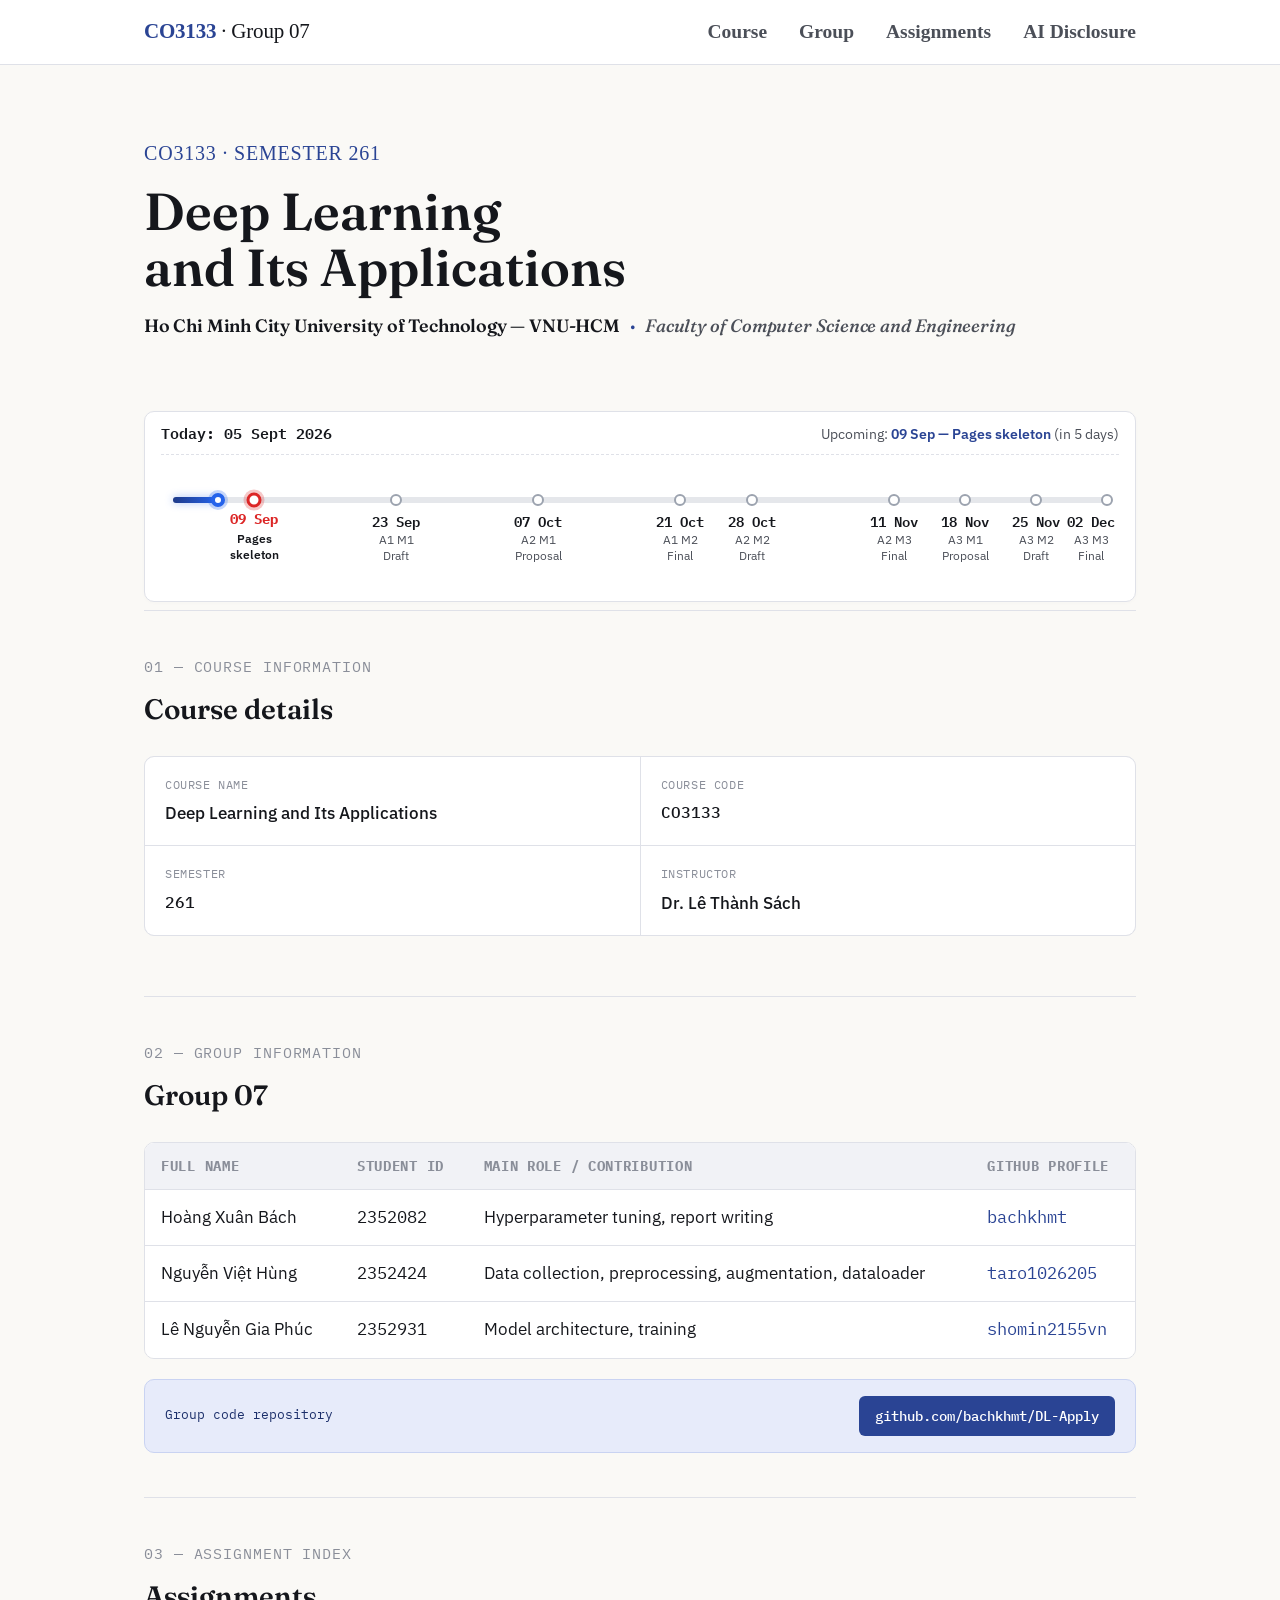
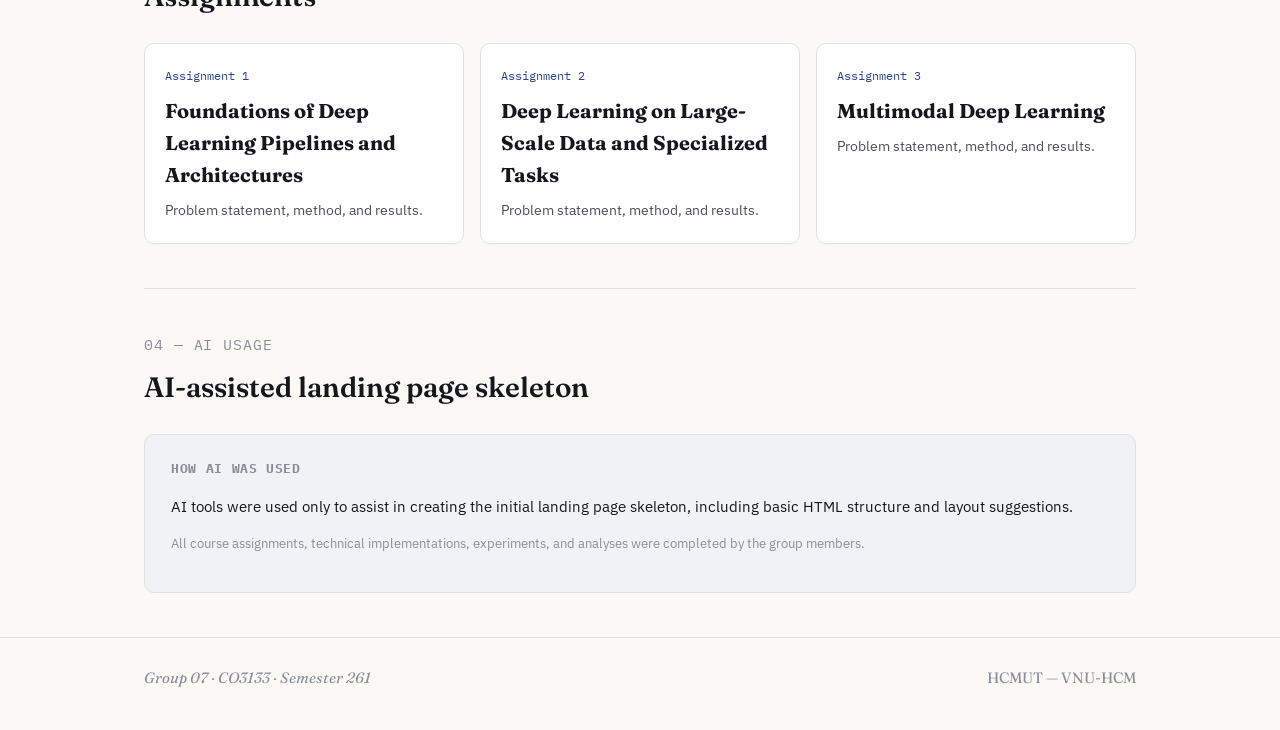
<file: index.html>
<!DOCTYPE html>
<html lang="en">
<head>
<meta charset="UTF-8">
<meta name="viewport" content="width=device-width, initial-scale=1.0">
<title>CO3133 — Deep Learning and Its Applications | Group Site</title>
<meta name="description" content="Group landing page for CO3133 - Deep Learning and Its Applications, HCMUT.">
<link rel="stylesheet" href="style.css">
</head>
<body>

<header class="topnav">
  <div class="wrap">
    <a class="brand" href="#top"><strong>CO3133</strong> · Group 07 </a>
    <nav>
      <a href="#course">Course</a>
      <a href="#group">Group</a>
      <a href="#assignments">Assignments</a>
      <a href="#ai-disclosure">AI Disclosure</a>
    </nav>
  </div>
</header>

<main id="top">
  <div class="wrap">

    <section class="hero">
      <p class="eyebrow">CO3133 · Semester 261</p>
      <h1 class="title">Deep Learning<br>and Its Applications</h1>
      <p class="institution">
        <span class="line">Ho Chi Minh City University of Technology — VNU-HCM</span>
        <span class="line">Faculty of Computer Science and Engineering</span>
      </p>

    </section>

    <!-- Real-Time Interactive Timeline Card -->
    <section class="timeline-card" aria-label="Course Schedule &amp; Real-Time Milestones">
      <div class="timeline-status-bar">
        <div class="live-indicator-group">
          <span class="current-date-badge" id="current-date-display">Today: 05 Sep 2026</span>
        </div>
        <div class="countdown-group">
          <span class="countdown-text" id="next-milestone-display">
            Upcoming: <strong>09 Sep — Pages skeleton</strong> (in 4 days)
          </span>
        </div>
      </div>

      <div class="timeline-track-wrapper">
        <div class="timeline-track-inner" id="timeline-track">
          <div class="timeline-rail"></div>
          <div class="timeline-progress-fill" id="timeline-progress-fill" style="width: 4.3%;"></div>

          <div class="today-pin" id="today-marker-pin" style="left: 4.3%;">
            <div class="today-pin-badge" id="today-marker-label">Today (05 Sep)</div>
            <div class="today-pin-dot"></div>
          </div>

          <div class="milestone-node-item is-next" id="node-1" style="left: 8.7%;">
            <div class="milestone-dot"></div>
            <div class="milestone-label">
              <span class="milestone-date">09 Sep</span>
              <span class="milestone-title">Pages<br>skeleton</span>
            </div>
          </div>
          <div class="milestone-node-item" id="node-2" style="left: 23.9%;">
            <div class="milestone-dot"></div>
            <div class="milestone-label">
              <span class="milestone-date">23 Sep</span>
              <span class="milestone-title">A1 M1<br>Draft</span>
            </div>
          </div>
          <div class="milestone-node-item" id="node-3" style="left: 39.1%;">
            <div class="milestone-dot"></div>
            <div class="milestone-label">
              <span class="milestone-date">07 Oct</span>
              <span class="milestone-title">A2 M1<br>Proposal</span>
            </div>
          </div>
          <div class="milestone-node-item" id="node-4" style="left: 54.3%;">
            <div class="milestone-dot"></div>
            <div class="milestone-label">
              <span class="milestone-date">21 Oct</span>
              <span class="milestone-title">A1 M2<br>Final</span>
            </div>
          </div>
          <div class="milestone-node-item" id="node-5" style="left: 62.0%;">
            <div class="milestone-dot"></div>
            <div class="milestone-label">
              <span class="milestone-date">28 Oct</span>
              <span class="milestone-title">A2 M2<br>Draft</span>
            </div>
          </div>
          <div class="milestone-node-item" id="node-6" style="left: 77.2%;">
            <div class="milestone-dot"></div>
            <div class="milestone-label">
              <span class="milestone-date">11 Nov</span>
              <span class="milestone-title">A2 M3<br>Final</span>
            </div>
          </div>
          <div class="milestone-node-item" id="node-7" style="left: 84.8%;">
            <div class="milestone-dot"></div>
            <div class="milestone-label">
              <span class="milestone-date">18 Nov</span>
              <span class="milestone-title">A3 M1<br>Proposal</span>
            </div>
          </div>
          <div class="milestone-node-item" id="node-8" style="left: 92.4%;">
            <div class="milestone-dot"></div>
            <div class="milestone-label">
              <span class="milestone-date">25 Nov</span>
              <span class="milestone-title">A3 M2<br>Draft</span>
            </div>
          </div>
          <div class="milestone-node-item" id="node-9" style="left: 100%;">
            <div class="milestone-dot"></div>
            <div class="milestone-label" style="transform: translateX(-16px);">
              <span class="milestone-date">02 Dec</span>
              <span class="milestone-title">A3 M3<br>Final</span>
            </div>
          </div>
        </div>
      </div>
    </section>

    <section id="course">
      <p class="section-label">01 — Course information</p>
      <h2 class="section-title">Course details</h2>
      <dl class="kv-grid">
        <div class="kv-item">
          <dt>Course name</dt>
          <dd>Deep Learning and Its Applications</dd>
        </div>
        <div class="kv-item">
          <dt>Course code</dt>
          <dd class="mono">CO3133</dd>
        </div>
        <div class="kv-item">
          <dt>Semester</dt>
          <dd class="mono">261</dd>
        </div>
        <div class="kv-item">
          <dt>Instructor</dt>
          <dd>Dr. Lê Thành Sách</dd>
        </div>
      </dl>
    </section>

    <section id="group">
      <p class="section-label">02 — Group information</p>
      <h2 class="section-title">Group 07</h2>

      <div class="table-wrap">
        <table class="members">
          <thead>
            <tr>
              <th>Full name</th>
              <th>Student ID</th>
              <th>Main role / contribution</th>
              <th>GitHub profile</th>
            </tr>
          </thead>
          <tbody>
            <tr>
              <td>Hoàng Xuân Bách</td>
              <td class="mono">2352082</td>
              <td>Hyperparameter tuning, report writing</td>
              <td><a href="https://github.com/bachkhmt" target="_blank" rel="noopener">bachkhmt</a></td>
            </tr>
            <tr>
              <td>Nguyễn Việt Hùng</td>
              <td class="mono">2352424</td>
              <td>Data collection, preprocessing, augmentation, dataloader</td>
              <td><a href="https://github.com/taro1026205" target="_blank" rel="noopener">taro1026205</a></td>
            </tr>
            <tr>
              <td>Lê Nguyễn Gia Phúc</td>
              <td class="mono">2352931</td>
              <td>Model architecture, training</td>
              <td><a href="https://github.com/shomin2155vn" target="_blank" rel="noopener">shomin2155vn</a></td>
            </tr>
            <!-- Add or remove <tr> rows to match your actual group size. -->
          </tbody>
        </table>
      </div>

      <div class="repo-callout">
        <span class="label">Group code repository</span>
        <a class="button" href="https://github.com/bachkhmt/DL-Apply" target="_blank" rel="noopener" id="repo-link">github.com/bachkhmt/DL-Apply</a>
      </div>
    </section>

    <section id="assignments">
      <p class="section-label">03 — Assignment index</p>
      <h2 class="section-title">Assignments</h2>
      <div class="assign-grid">
        <a class="assign-card" href="assignment1.html">
          <p class="tag">Assignment 1</p>
          <h3>Foundations of Deep Learning Pipelines and Architectures</h3>
          <p>Problem statement, method, and results.</p>
        </a>
        <a class="assign-card" href="assignment2.html">
          <p class="tag">Assignment 2</p>
          <h3>Deep Learning on Large-Scale Data and Specialized Tasks</h3>
          <p>Problem statement, method, and results.</p>
        </a>
        <a class="assign-card" href="assignment3.html">
          <p class="tag">Assignment 3</p>
          <h3>Multimodal Deep Learning</h3>
          <p>Problem statement, method, and results.</p>
        </a>
      </div>
    </section>

    <section id="ai-disclosure">
      <p class="section-label">04 — AI usage</p>
      <h2 class="section-title">AI-assisted landing page skeleton</h2>

      <div class="disclosure-box">
        <h4>How AI was used</h4>
        <p>
          AI tools were used only to assist in creating the initial landing page
          skeleton, including basic HTML structure and layout suggestions.
        </p>

        <p style="margin-top:14px; color: var(--ink-faint); font-size: 13px;">
          All course assignments, technical implementations, experiments, and
          analyses were completed by the group members.
        </p>
      </div>
    </section>

  </div>
</main>

<footer>
  <div class="wrap" style="display:flex; justify-content:space-between; width:100%; flex-wrap:wrap; gap:8px;">
    <span class="placeholder">Group 07 · CO3133 · Semester 261</span>
    <span>HCMUT — VNU-HCM</span>
  </div>
</footer>

<script>
  (function() {
    const semesterStart = new Date('2026-09-01T00:00:00');
    const semesterEnd = new Date('2026-12-02T23:59:59');

    const milestones = [
      { id: 'node-1', date: new Date('2026-09-09T23:59:59'), label: '09 Sep', title: 'Pages skeleton' },
      { id: 'node-2', date: new Date('2026-09-23T23:59:59'), label: '23 Sep', title: 'A1 M1 Draft' },
      { id: 'node-3', date: new Date('2026-10-07T23:59:59'), label: '07 Oct', title: 'A2 M1 Proposal' },
      { id: 'node-4', date: new Date('2026-10-21T23:59:59'), label: '21 Oct', title: 'A1 M2 Final' },
      { id: 'node-5', date: new Date('2026-10-28T23:59:59'), label: '28 Oct', title: 'A2 M2 Draft' },
      { id: 'node-6', date: new Date('2026-11-11T23:59:59'), label: '11 Nov', title: 'A2 M3 Final' },
      { id: 'node-7', date: new Date('2026-11-18T23:59:59'), label: '18 Nov', title: 'A3 M1 Proposal' },
      { id: 'node-8', date: new Date('2026-11-25T23:59:59'), label: '25 Nov', title: 'A3 M2 Draft' },
      { id: 'node-9', date: new Date('2026-12-02T23:59:59'), label: '02 Dec', title: 'A3 M3 Final' }
    ];

    function updateTimeline() {
      let now = new Date();
      if (now < semesterStart || now > semesterEnd) {
        now = new Date('2026-09-05T10:43:00');
      }

      const options = { day: '2-digit', month: 'short', year: 'numeric' };
      const dateStr = now.toLocaleDateString('en-GB', options);
      const shortStr = now.toLocaleDateString('en-GB', { day: '2-digit', month: 'short' });

      const dateDisplay = document.getElementById('current-date-display');
      if (dateDisplay) dateDisplay.textContent = 'Today: ' + dateStr;

      const markerLabel = document.getElementById('today-marker-label');
      if (markerLabel) markerLabel.textContent = 'Today (' + shortStr + ')';

      const totalDuration = semesterEnd.getTime() - semesterStart.getTime();
      const elapsed = Math.max(0, Math.min(totalDuration, now.getTime() - semesterStart.getTime()));
      const pct = (elapsed / totalDuration) * 100;
      const pctFormatted = Math.max(1, Math.min(100, pct)).toFixed(1);

      const progressFill = document.getElementById('timeline-progress-fill');
      if (progressFill) progressFill.style.width = pctFormatted + '%';

      const todayPin = document.getElementById('today-marker-pin');
      if (todayPin) todayPin.style.left = pctFormatted + '%';

      let nextMilestone = null;
      let nextDays = 0;

      milestones.forEach((m) => {
        const nodeEl = document.getElementById(m.id);
        if (!nodeEl) return;

        nodeEl.classList.remove('is-past', 'is-next');

        if (now > m.date) {
          nodeEl.classList.add('is-past');
        } else if (!nextMilestone && now <= m.date) {
          nextMilestone = m;
          nodeEl.classList.add('is-next');
          const diffMs = m.date.getTime() - now.getTime();
          nextDays = Math.ceil(diffMs / (1000 * 60 * 60 * 24));
        }
      });

      const nextDisplay = document.getElementById('next-milestone-display');
      if (nextDisplay && nextMilestone) {
        const daysText = nextDays === 1 ? 'tomorrow' : nextDays === 0 ? 'today' : 'in ' + nextDays + ' days';
        nextDisplay.innerHTML = 'Upcoming: <strong>' + nextMilestone.label + ' — ' + nextMilestone.title + '</strong> (' + daysText + ')';
      } else if (nextDisplay && !nextMilestone) {
        nextDisplay.innerHTML = 'Status: <strong>All semester milestones concluded</strong>';
      }
    }

    if (document.readyState === 'loading') {
      document.addEventListener('DOMContentLoaded', updateTimeline);
    } else {
      updateTimeline();
    }
  })();
</script>

</body>
</html>
</file>
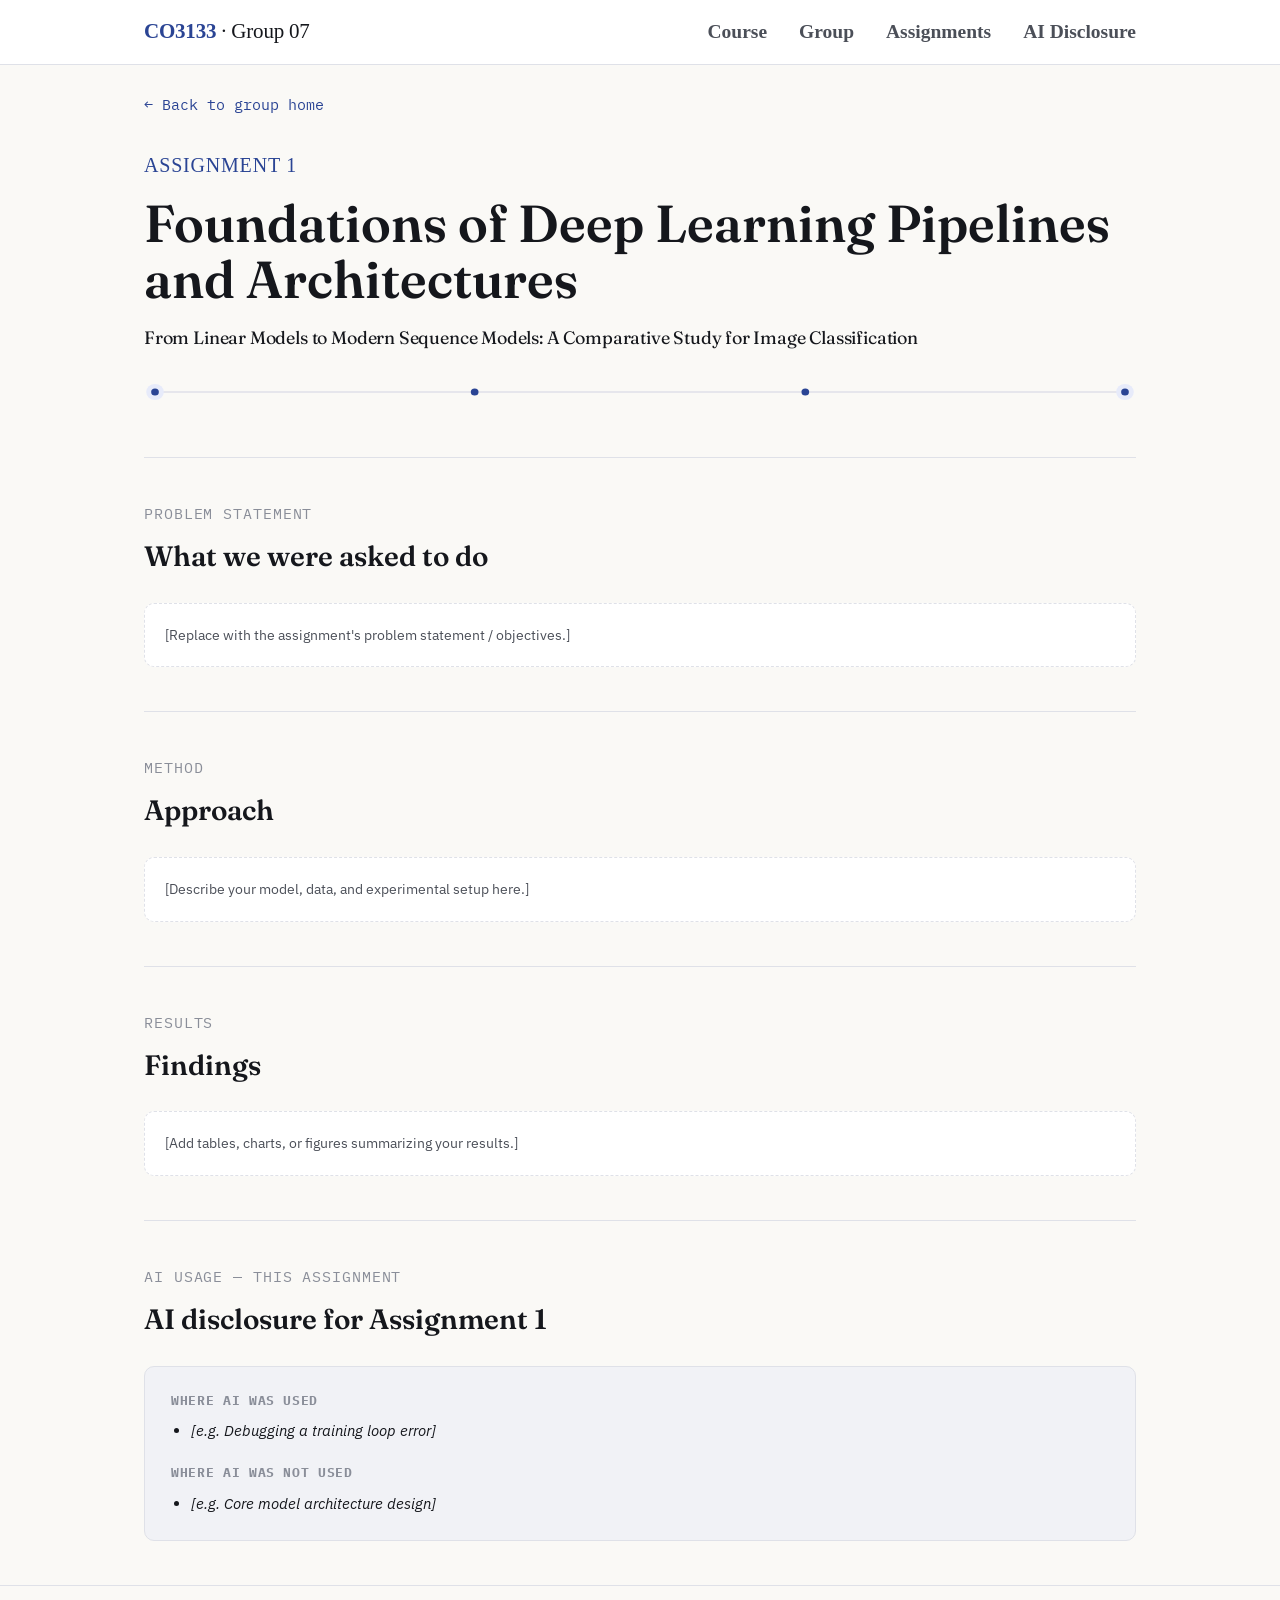
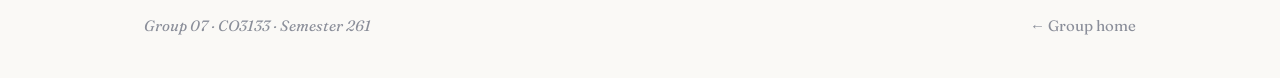
<file: assignment1.html>
<!DOCTYPE html>
<html lang="en">
<head>
<meta charset="UTF-8">
<meta name="viewport" content="width=device-width, initial-scale=1.0">
<title>Assignment 1 — CO3133 Group Site</title>
<link rel="stylesheet" href="style.css">
</head>
<body>

<header class="topnav">
  <div class="wrap">
    <a class="brand" href="index.html"><strong>CO3133</strong> · Group 07</a>
    <nav>
      <a href="index.html#course">Course</a>
      <a href="index.html#group">Group</a>
      <a href="index.html#assignments">Assignments</a>
      <a href="index.html#ai-disclosure">AI Disclosure</a>
    </nav>
  </div>
</header>

<main>
  <div class="wrap">
    <p class="breadcrumb"><a href="index.html">← Back to group home</a></p>

    <section class="hero" style="padding-top:32px;">
      <p class="eyebrow">Assignment 1</p>
      <h1 class="title">Foundations of Deep Learning Pipelines and Architectures</h1>
      <p class="institution">From Linear Models to Modern Sequence Models: A Comparative Study for
Image Classification</p>
      <svg class="node-divider" viewBox="0 0 900 34" preserveAspectRatio="none" aria-hidden="true">
        <line x1="10" y1="17" x2="890" y2="17"></line>
        <circle class="pulse" cx="10" cy="17" r="8"></circle>
        <circle cx="10" cy="17" r="3.5"></circle>
        <circle cx="300" cy="17" r="3.5"></circle>
        <circle cx="600" cy="17" r="3.5"></circle>
        <circle class="pulse" cx="890" cy="17" r="8"></circle>
        <circle cx="890" cy="17" r="3.5"></circle>
      </svg>
    </section>

    <section>
      <p class="section-label">Problem statement</p>
      <h2 class="section-title">What we were asked to do</h2>
      <div class="stub-note">[Replace with the assignment's problem statement / objectives.]</div>
    </section>

    <section>
      <p class="section-label">Method</p>
      <h2 class="section-title">Approach</h2>
      <div class="stub-note">[Describe your model, data, and experimental setup here.]</div>
    </section>

    <section>
      <p class="section-label">Results</p>
      <h2 class="section-title">Findings</h2>
      <div class="stub-note">[Add tables, charts, or figures summarizing your results.]</div>
    </section>

    <section id="ai-disclosure">
      <p class="section-label">AI usage — this assignment</p>
      <h2 class="section-title">AI disclosure for Assignment 1</h2>
      <div class="disclosure-box">
        <h4>Where AI was used</h4>
        <ul><li class="placeholder">[e.g. Debugging a training loop error]</li></ul>
        <h4>Where AI was NOT used</h4>
        <ul><li class="placeholder">[e.g. Core model architecture design]</li></ul>
      </div>
    </section>
  </div>
</main>

<footer>
  <div class="wrap" style="display:flex; justify-content:space-between; width:100%; flex-wrap:wrap; gap:8px;">
    <span class="placeholder">Group 07 · CO3133 · Semester 261</span>
    <span><a href="index.html" style="color:inherit; text-decoration:none;">← Group home</a></span>
  </div>
</footer>

</body>
</html>
</file>
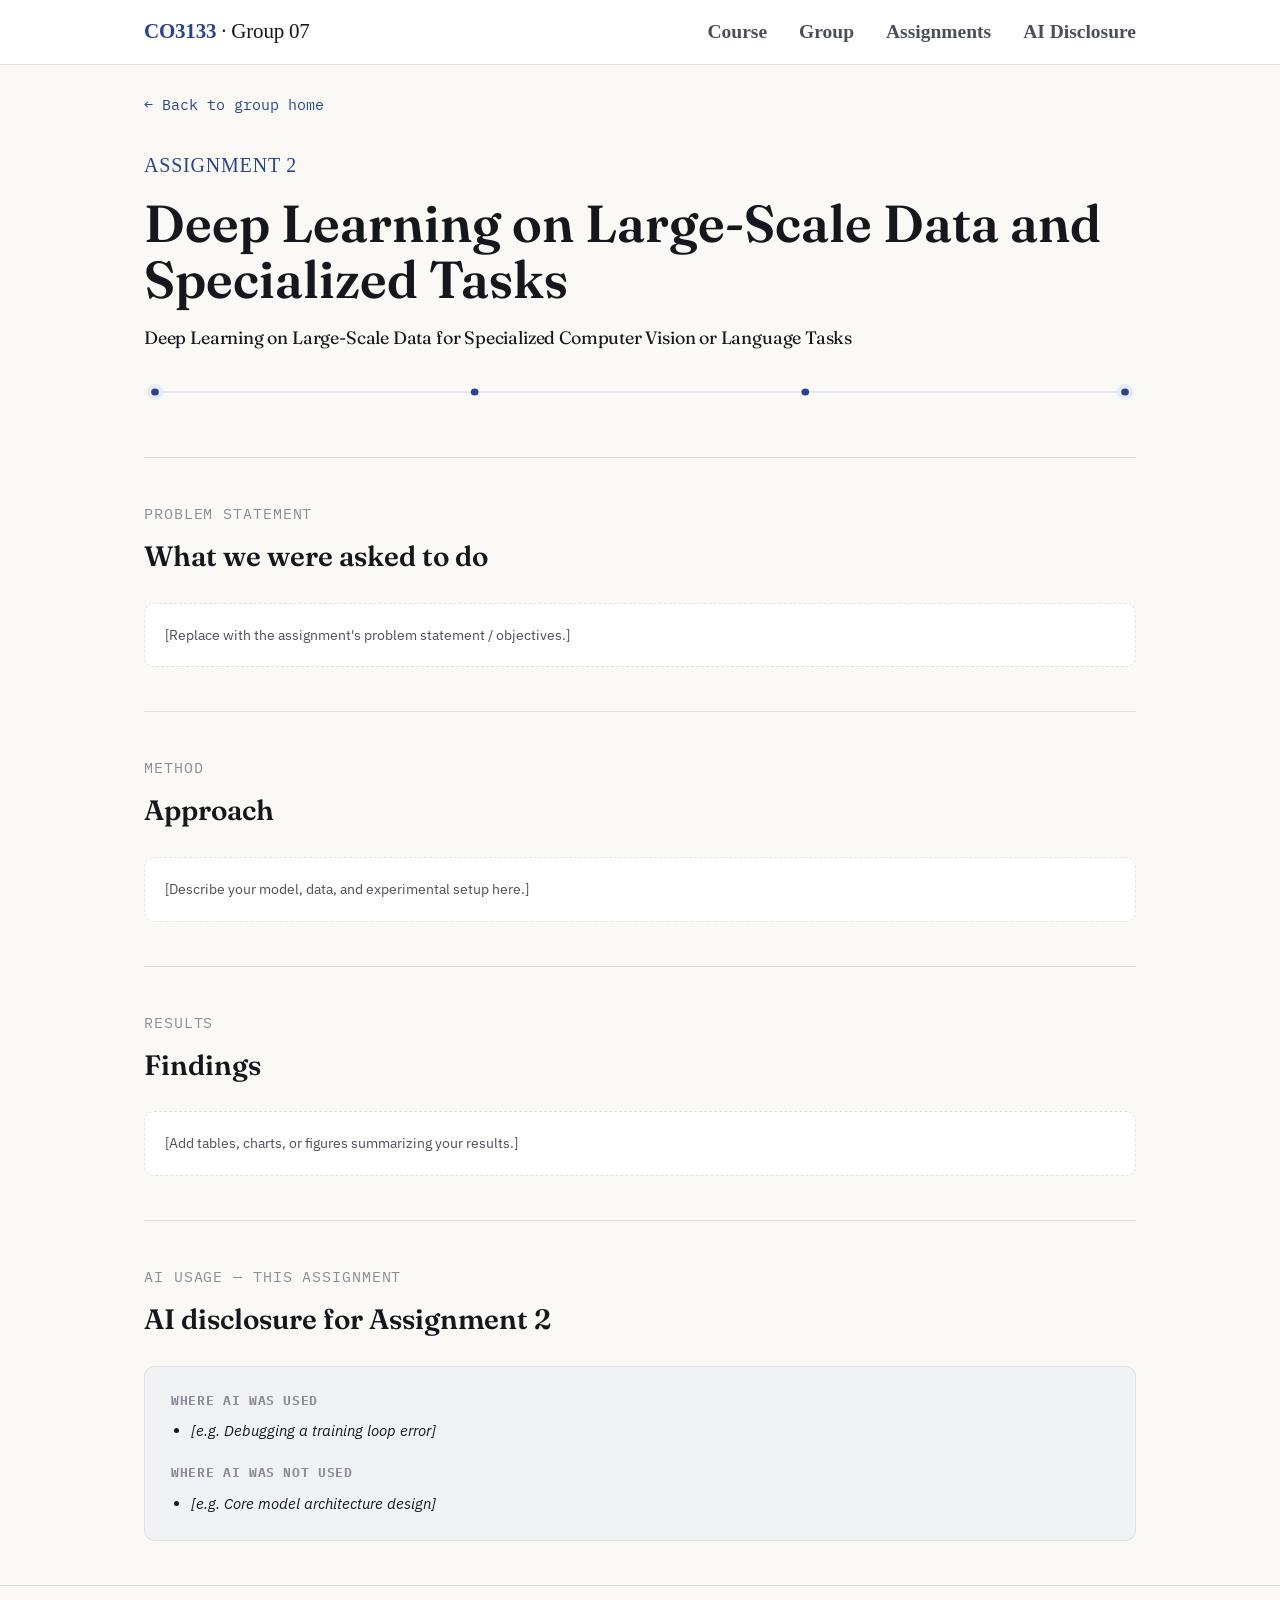
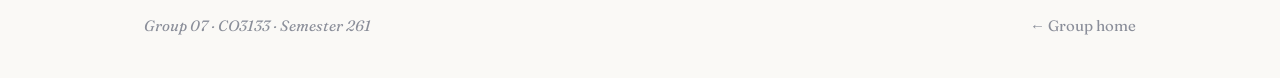
<file: assignment2.html>
<!DOCTYPE html>
<html lang="en">
<head>
<meta charset="UTF-8">
<meta name="viewport" content="width=device-width, initial-scale=1.0">
<title>Assignment 2 — CO3133 Group Site</title>
<link rel="stylesheet" href="style.css">
</head>
<body>

<header class="topnav">
  <div class="wrap">
    <a class="brand" href="index.html"><strong>CO3133</strong> · Group 07</a>
    <nav>
      <a href="index.html#course">Course</a>
      <a href="index.html#group">Group</a>
      <a href="index.html#assignments">Assignments</a>
      <a href="index.html#ai-disclosure">AI Disclosure</a>
    </nav>
  </div>
</header>

<main>
  <div class="wrap">
    <p class="breadcrumb"><a href="index.html">← Back to group home</a></p>

    <section class="hero" style="padding-top:32px;">
      <p class="eyebrow">Assignment 2</p>
      <h1 class="title">Deep Learning on Large-Scale Data and Specialized Tasks</h1>
      <p class="institution">Deep Learning on Large-Scale Data for Specialized Computer Vision or Language
Tasks</p>
      <svg class="node-divider" viewBox="0 0 900 34" preserveAspectRatio="none" aria-hidden="true">
        <line x1="10" y1="17" x2="890" y2="17"></line>
        <circle class="pulse" cx="10" cy="17" r="8"></circle>
        <circle cx="10" cy="17" r="3.5"></circle>
        <circle cx="300" cy="17" r="3.5"></circle>
        <circle cx="600" cy="17" r="3.5"></circle>
        <circle class="pulse" cx="890" cy="17" r="8"></circle>
        <circle cx="890" cy="17" r="3.5"></circle>
      </svg>
    </section>

    <section>
      <p class="section-label">Problem statement</p>
      <h2 class="section-title">What we were asked to do</h2>
      <div class="stub-note">[Replace with the assignment's problem statement / objectives.]</div>
    </section>

    <section>
      <p class="section-label">Method</p>
      <h2 class="section-title">Approach</h2>
      <div class="stub-note">[Describe your model, data, and experimental setup here.]</div>
    </section>

    <section>
      <p class="section-label">Results</p>
      <h2 class="section-title">Findings</h2>
      <div class="stub-note">[Add tables, charts, or figures summarizing your results.]</div>
    </section>

    <section id="ai-disclosure">
      <p class="section-label">AI usage — this assignment</p>
      <h2 class="section-title">AI disclosure for Assignment 2</h2>
      <div class="disclosure-box">
        <h4>Where AI was used</h4>
        <ul><li class="placeholder">[e.g. Debugging a training loop error]</li></ul>
        <h4>Where AI was NOT used</h4>
        <ul><li class="placeholder">[e.g. Core model architecture design]</li></ul>
      </div>
    </section>
  </div>
</main>

<footer>
  <div class="wrap" style="display:flex; justify-content:space-between; width:100%; flex-wrap:wrap; gap:8px;">
    <span class="placeholder">Group 07 · CO3133 · Semester 261</span>
    <span><a href="index.html" style="color:inherit; text-decoration:none;">← Group home</a></span>
  </div>
</footer>

</body>
</html>
</file>
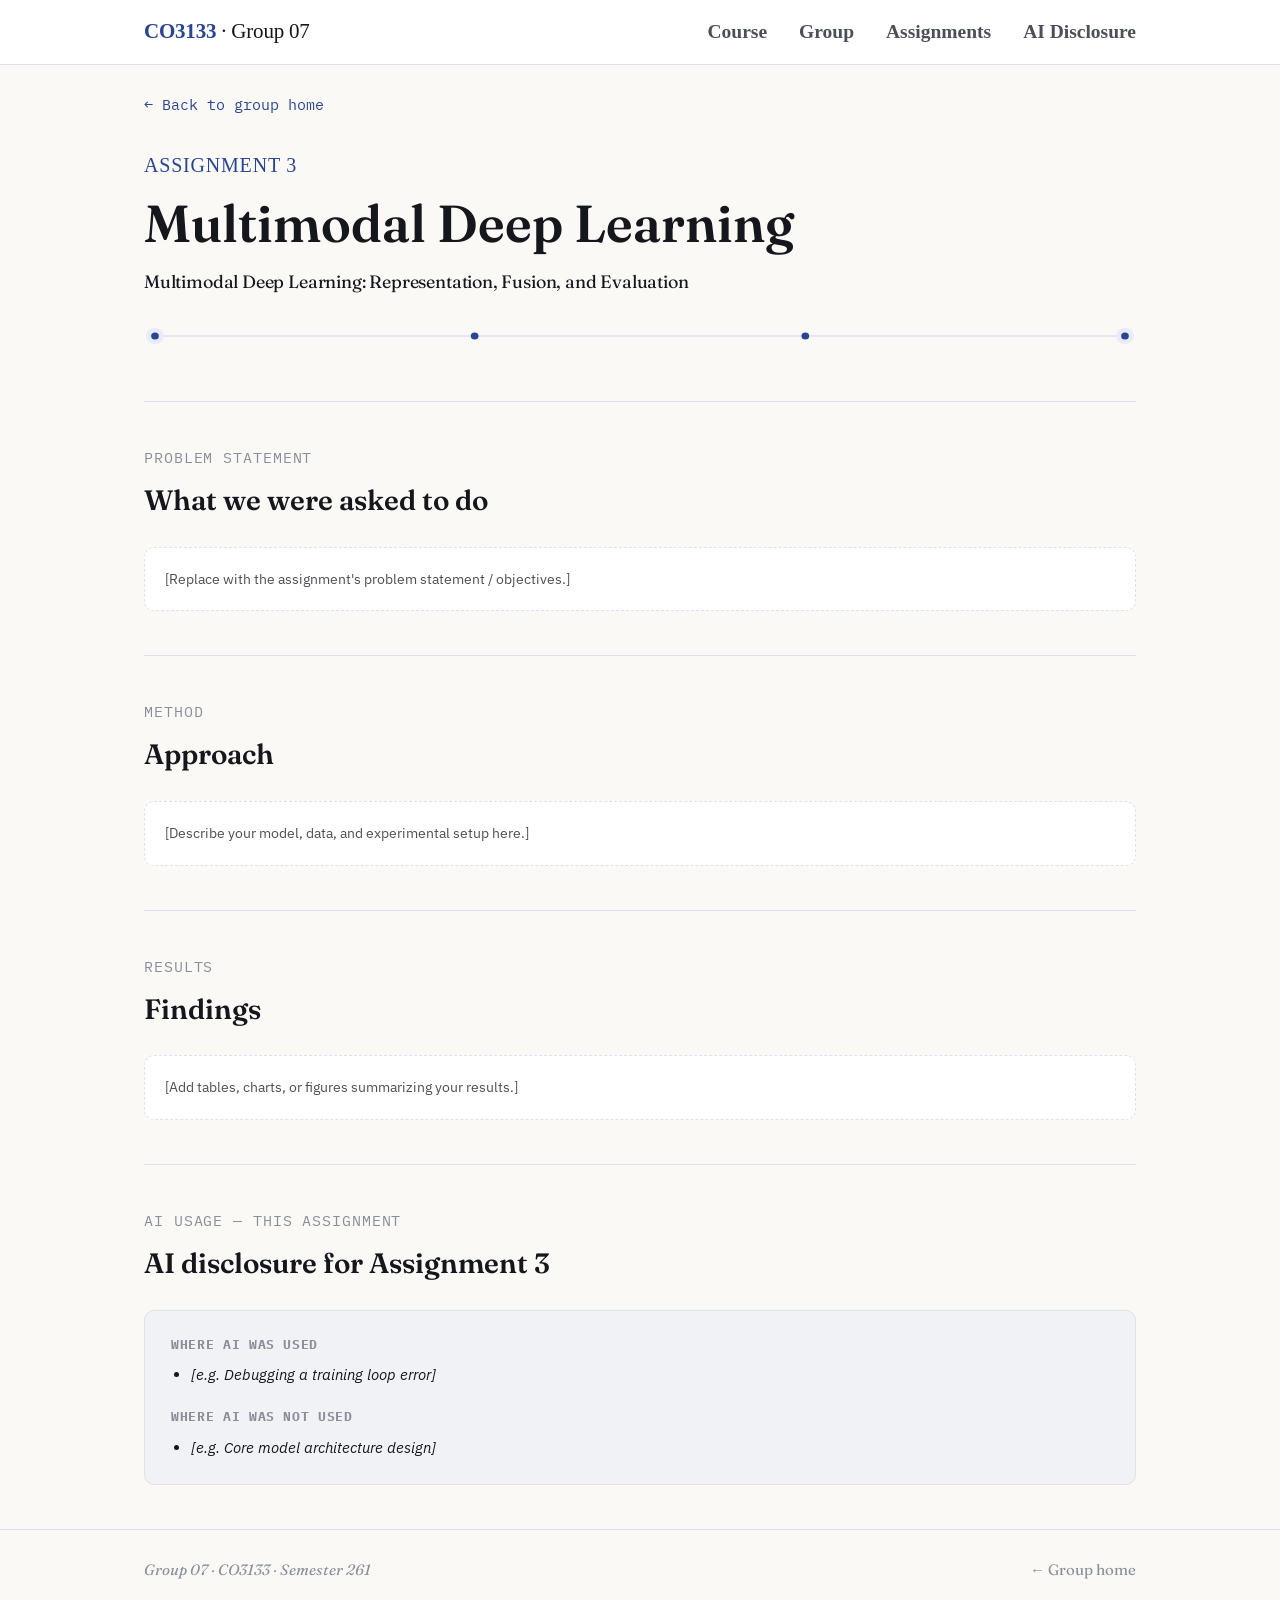
<file: assignment3.html>
<!DOCTYPE html>
<html lang="en">
<head>
<meta charset="UTF-8">
<meta name="viewport" content="width=device-width, initial-scale=1.0">
<title>Assignment 3 — CO3133 Group Site</title>
<link rel="stylesheet" href="style.css">
</head>
<body>

<header class="topnav">
  <div class="wrap">
    <a class="brand" href="index.html"><strong>CO3133</strong> · Group 07</a>
    <nav>
      <a href="index.html#course">Course</a>
      <a href="index.html#group">Group</a>
      <a href="index.html#assignments">Assignments</a>
      <a href="index.html#ai-disclosure">AI Disclosure</a>
    </nav>
  </div>
</header>

<main>
  <div class="wrap">
    <p class="breadcrumb"><a href="index.html">← Back to group home</a></p>

    <section class="hero" style="padding-top:32px;">
      <p class="eyebrow">Assignment 3</p>
      <h1 class="title">Multimodal Deep Learning</h1>
      <p class="institution">Multimodal Deep Learning: Representation, Fusion, and Evaluation</p>
      <svg class="node-divider" viewBox="0 0 900 34" preserveAspectRatio="none" aria-hidden="true">
        <line x1="10" y1="17" x2="890" y2="17"></line>
        <circle class="pulse" cx="10" cy="17" r="8"></circle>
        <circle cx="10" cy="17" r="3.5"></circle>
        <circle cx="300" cy="17" r="3.5"></circle>
        <circle cx="600" cy="17" r="3.5"></circle>
        <circle class="pulse" cx="890" cy="17" r="8"></circle>
        <circle cx="890" cy="17" r="3.5"></circle>
      </svg>
    </section>

    <section>
      <p class="section-label">Problem statement</p>
      <h2 class="section-title">What we were asked to do</h2>
      <div class="stub-note">[Replace with the assignment's problem statement / objectives.]</div>
    </section>

    <section>
      <p class="section-label">Method</p>
      <h2 class="section-title">Approach</h2>
      <div class="stub-note">[Describe your model, data, and experimental setup here.]</div>
    </section>

    <section>
      <p class="section-label">Results</p>
      <h2 class="section-title">Findings</h2>
      <div class="stub-note">[Add tables, charts, or figures summarizing your results.]</div>
    </section>

    <section id="ai-disclosure">
      <p class="section-label">AI usage — this assignment</p>
      <h2 class="section-title">AI disclosure for Assignment 3</h2>
      <div class="disclosure-box">
        <h4>Where AI was used</h4>
        <ul><li class="placeholder">[e.g. Debugging a training loop error]</li></ul>
        <h4>Where AI was NOT used</h4>
        <ul><li class="placeholder">[e.g. Core model architecture design]</li></ul>
      </div>
    </section>
  </div>
</main>

<footer>
  <div class="wrap" style="display:flex; justify-content:space-between; width:100%; flex-wrap:wrap; gap:8px;">
    <span class="placeholder">Group 07 · CO3133 · Semester 261</span>
    <span><a href="index.html" style="color:inherit; text-decoration:none;">← Group home</a></span>
  </div>
</footer>

</body>
</html>
</file>
<file: style.css>
/* ===================================================================
   CO3133 — Deep Learning and Its Applications — Group Site
   Design system: academic-technical. Paper background, deep indigo
   accent, serif display + sans body + mono for data fields (course
   codes, student IDs, repo paths) so identifiers read as data, not prose.
   =================================================================== */

@import url('https://fonts.googleapis.com/css2?family=Fraunces:opsz,wght@9..144,400;9..144,600;9..144,700&family=IBM+Plex+Sans:wght@400;500;600&family=IBM+Plex+Mono:wght@400;500&display=swap');

:root {
  --bg: #faf9f6;
  --paper: #ffffff;
  --ink: #15171c;
  --ink-soft: #4b4f58;
  --ink-faint: #8a8e99;
  --accent: #2a4494;
  --accent-dark: #1c2f6b;
  --accent-soft: #e7ebfa;
  --line: #dfe1e8;
  --mono-bg: #f1f2f6;
  --radius: 10px;
  --max-w: 1040px;

  --font-display: 'Fraunces', Georgia, serif;
  --font-body: 'IBM Plex Sans', -apple-system, sans-serif;
  --font-mono: 'IBM Plex Mono', 'SFMono-Regular', Menlo, monospace;
}

* { box-sizing: border-box; }

html { scroll-behavior: smooth; }
@media (prefers-reduced-motion: reduce) {
  html { scroll-behavior: auto; }
  * { animation: none !important; transition: none !important; }
}

body {
  margin: 0;
  background: var(--bg);
  color: var(--ink);
  font-family: var(--font-body);
  font-size: 16px;
  line-height: 1.6;
  -webkit-font-smoothing: antialiased;
}

.wrap {
  max-width: var(--max-w);
  margin: 0 auto;
  padding: 0 24px;
}

/* ---------- Top nav ---------- */
.topnav {
  border-bottom: 1px solid var(--line);
  background: var(--paper);
  position: sticky;
  top: 0;
  z-index: 10;
}
.topnav .wrap {
  display: flex;
  align-items: center;
  justify-content: space-between;
  height: 56px;
}
.topnav .wrap { height: 64px; }
.topnav .brand {
  font-family: 'Times New Roman', Times, serif;
  font-size: 21px;
  letter-spacing: -0.01em;
  color: var(--ink);
  text-decoration: none;
  transition: color 0.15s ease;
}
.topnav .brand strong { color: var(--accent); font-weight: 700; }
.topnav .brand:hover { color: var(--accent); }
.topnav nav a {
  font-family: 'Times New Roman', Times, serif;
  font-size: 19.5px;
  font-weight: 600;
  color: var(--ink-soft);
  text-decoration: none;
  margin-left: 28px;
  padding: 6px 0;
  border-bottom: 2.5px solid transparent;
  transition: color 0.15s ease, border-color 0.15s ease;
}
.topnav nav a:hover, .topnav nav a:focus-visible { color: var(--accent); }

/* ---------- Hero ---------- */
.hero {
  padding: 72px 0 40px;
}
.eyebrow {
  font-family: 'Times New Roman', Times, serif;
  font-size: 20px;
  color: var(--accent);
  letter-spacing: 0.04em;
  text-transform: uppercase;
  margin: 0 0 14px;
}
h1.title {
  font-family: var(--font-display);
  font-weight: 600;
  font-size: clamp(32px, 5vw, 52px);
  line-height: 1.08;
  margin: 0 0 18px;
  color: var(--ink);
}
.institution {
  font-family: var(--font-display);
  color: var(--ink);
  font-size: clamp(15px, 1.4vw, 18px);
  line-height: 1.45;
  margin: 0;
  display: flex;
  flex-direction: row;
  justify-content: flex-start;
  align-items: center;
  flex-wrap: wrap;
  gap: 10px;
  letter-spacing: -0.01em;
}
.institution .line:nth-of-type(1) {
  font-family: var(--font-display);
  font-weight: 600;
  color: var(--ink);
  letter-spacing: -0.01em;
}
.institution .line:nth-of-type(2) {
  font-family: var(--font-display);
  color: var(--ink-soft);
  font-weight: 500;
  font-style: italic;
  letter-spacing: -0.005em;
}
.institution .line + .line::before {
  content: "·";
  margin-right: 10px;
  color: var(--accent);
  font-weight: 700;
  font-style: normal;
}

/* ---------- Node divider (signature element) ---------- */
.node-divider {
  width: 100%;
  height: 34px;
  margin: 24px 0 8px;
  display: block;
}
.node-divider circle { fill: var(--accent); }
.node-divider line { stroke: var(--line); stroke-width: 1.5; }
.node-divider .pulse { fill: var(--accent-soft); }

/* ---------- Real-Time Interactive Timeline (from indexnew.html) ---------- */
.timeline-card {
  background: var(--paper);
  border: 1px solid var(--line);
  border-radius: 10px;
  padding: 10px 16px 14px;
  margin: 32px 0 8px;
  box-shadow: 0 1px 4px rgba(0, 0, 0, 0.02);
}
.timeline-status-bar {
  display: flex;
  justify-content: space-between;
  align-items: center;
  flex-wrap: wrap;
  gap: 10px;
  margin-bottom: 12px;
  padding-bottom: 8px;
  border-bottom: 1px dashed var(--line);
}
.live-indicator-group {
  display: flex;
  align-items: center;
  gap: 10px;
}
.current-date-badge {
  font-family: var(--font-mono);
  font-size: 15px;
  font-weight: 600;
  color: var(--ink);
}
.countdown-group {
  display: flex;
  align-items: center;
  gap: 12px;
  font-size: 14px;
}
.countdown-text {
  color: var(--ink-soft);
}
.countdown-text strong {
  color: var(--accent);
  font-weight: 600;
}
.timeline-track-wrapper {
  position: relative;
  padding: 16px 12px 54px;
  overflow-x: auto;
}
.timeline-track-inner {
  position: relative;
  min-width: 860px;
  height: 50px;
}
.timeline-rail {
  position: absolute;
  top: 14px;
  left: 0;
  right: 0;
  height: 6px;
  background: #e5e7eb;
  border-radius: 3px;
}
.timeline-progress-fill {
  position: absolute;
  top: 14px;
  left: 0;
  height: 6px;
  background: linear-gradient(90deg, #1e3a8a, #2563eb);
  border-radius: 3px;
  width: 4.3%;
  transition: width 0.4s ease;
  box-shadow: 0 0 8px rgba(37, 99, 235, 0.4);
}
.today-pin {
  position: absolute;
  top: 17px;
  transform: translate(-50%, -50%);
  left: 4.3%;
  display: flex;
  flex-direction: column;
  align-items: center;
  z-index: 20;
  transition: left 0.4s ease;
  pointer-events: none;
}
.today-pin-badge {
  display: none;
}
.today-pin-dot {
  width: 14px;
  height: 14px;
  background: #ffffff;
  border: 4px solid #2563eb;
  border-radius: 50%;
  box-shadow: 0 0 0 3px rgba(37, 99, 235, 0.25);
}
.milestone-node-item {
  position: absolute;
  top: 17px;
  transform: translate(-50%, -50%);
  display: flex;
  flex-direction: column;
  align-items: center;
  cursor: default;
  z-index: 10;
}
.milestone-dot {
  width: 12px;
  height: 12px;
  background: var(--paper);
  border: 2.5px solid #9ca3af;
  border-radius: 50%;
  transition: all 0.2s ease;
}
.milestone-node-item.is-past .milestone-dot {
  background: #2563eb;
  border-color: #1e3a8a;
}
.milestone-node-item.is-next .milestone-dot {
  width: 15px;
  height: 15px;
  background: #ffffff;
  border: 3.5px solid #dc2626;
  box-shadow: 0 0 0 3px rgba(220, 38, 38, 0.25);
  animation: pulse-red 2s infinite;
}
@keyframes pulse-red {
  0% { box-shadow: 0 0 0 0 rgba(220, 38, 38, 0.5); }
  70% { box-shadow: 0 0 0 8px rgba(220, 38, 38, 0); }
  100% { box-shadow: 0 0 0 0 rgba(220, 38, 38, 0); }
}
.milestone-label {
  position: absolute;
  top: 18px;
  display: flex;
  flex-direction: column;
  align-items: center;
  text-align: center;
  white-space: normal;
  pointer-events: none;
  width: max-content;
  max-width: 84px;
}
.milestone-date {
  font-family: var(--font-mono);
  font-size: 13.5px;
  font-weight: 600;
  color: var(--ink);
  white-space: nowrap;
  line-height: 1.3;
}
.milestone-title {
  font-size: 12px;
  line-height: 1.35;
  color: var(--ink-soft);
  margin-top: 2px;
  white-space: normal;
  text-align: center;
  word-break: normal;
  overflow-wrap: break-word;
  max-width: 84px;
}
.milestone-node-item.is-next .milestone-date {
  color: #dc2626;
  font-weight: 700;
}
.milestone-node-item.is-next .milestone-title {
  color: #15171c;
  font-weight: 600;
}
@media (max-width: 580px) {
  .timeline-status-bar {
    flex-direction: column;
    align-items: flex-start;
  }
}

/* ---------- Sections ---------- */
section { padding: 44px 0; border-top: 1px solid var(--line); }
section:first-of-type { border-top: none; }

.section-label {
  font-family: var(--font-mono);
  font-size: 15px;
  color: var(--ink-faint);
  text-transform: uppercase;
  letter-spacing: 0.06em;
  margin: 0 0 8px;
}
h2.section-title {
  font-family: var(--font-display);
  font-weight: 600;
  font-size: 28px;
  margin: 0 0 24px;
  color: var(--ink);
}

/* ---------- Key/value data grid (course info) ---------- */
.kv-grid {
  display: grid;
  grid-template-columns: repeat(2, 1fr);
  gap: 1px;
  background: var(--line);
  border: 1px solid var(--line);
  border-radius: var(--radius);
  overflow: hidden;
}
.kv-item {
  background: var(--paper);
  padding: 18px 20px;
}
.kv-item dt {
  font-family: var(--font-mono);
  font-size: 12px;
  color: var(--ink-faint);
  text-transform: uppercase;
  letter-spacing: 0.05em;
  margin: 0 0 6px;
}
.kv-item dd {
  margin: 0;
  font-size: 17px;
  font-weight: 500;
  color: var(--ink);
}
.kv-item dd.mono { font-family: var(--font-mono); font-size: 16px; }
@media (max-width: 560px) { .kv-grid { grid-template-columns: 1fr; } }

/* ---------- Group meta ---------- */
.group-meta {
  display: flex;
  gap: 32px;
  flex-wrap: wrap;
  margin-bottom: 28px;
  padding-bottom: 24px;
  border-bottom: 1px dashed var(--line);
}
.group-meta .item dt {
  font-family: var(--font-mono);
  font-size: 12px;
  color: var(--ink-faint);
  text-transform: uppercase;
  letter-spacing: 0.05em;
  margin: 0 0 4px;
}
.group-meta .item dd {
  margin: 0;
  font-size: 18px;
  font-weight: 600;
}

/* ---------- Member table ---------- */
.table-wrap {
  border: 1px solid var(--line);
  border-radius: var(--radius);
  overflow: hidden;
}
table.members {
  width: 100%;
  border-collapse: collapse;
  background: var(--paper);
}
table.members th {
  text-align: left;
  font-family: var(--font-mono);
  font-size: 14px;
  text-transform: uppercase;
  letter-spacing: 0.05em;
  color: var(--ink-faint);
  background: var(--mono-bg);
  padding: 12px 16px;
  border-bottom: 1px solid var(--line);
}
table.members td {
  padding: 14px 16px;
  border-bottom: 1px solid var(--line);
  font-size: 17px;
  vertical-align: top;
}
table.members tr:last-child td { border-bottom: none; }
table.members td.mono, table.members a {
  font-family: var(--font-mono);
  font-size: 17px;
}
table.members a { color: var(--accent); text-decoration: none; }
table.members a:hover { text-decoration: underline; }
.placeholder { color: var(--ink-faint); font-style: italic; }

/* ---------- Repo callout ---------- */
.repo-callout {
  margin-top: 20px;
  display: flex;
  align-items: center;
  justify-content: space-between;
  gap: 16px;
  flex-wrap: wrap;
  background: var(--accent-soft);
  border: 1px solid #c9d3f2;
  border-radius: var(--radius);
  padding: 16px 20px;
}
.repo-callout .label {
  font-family: var(--font-mono);
  font-size: 13px;
  color: var(--accent-dark);
}
.repo-callout a.button {
  font-family: var(--font-mono);
  font-size: 14px;
  font-weight: 500;
  color: #fff;
  background: var(--accent);
  padding: 9px 16px;
  border-radius: 6px;
  text-decoration: none;
}
.repo-callout a.button:hover { background: var(--accent-dark); }

/* ---------- Assignment cards ---------- */
.assign-grid {
  display: grid;
  grid-template-columns: repeat(3, 1fr);
  gap: 16px;
}
@media (max-width: 700px) { .assign-grid { grid-template-columns: 1fr; } }
.assign-card {
  display: block;
  border: 1px solid var(--line);
  border-radius: var(--radius);
  padding: 22px 20px;
  text-decoration: none;
  color: var(--ink);
  background: var(--paper);
  transition: border-color 0.15s ease, transform 0.15s ease;
}
.assign-card:hover, .assign-card:focus-visible {
  border-color: var(--accent);
  transform: translateY(-2px);
}
.assign-card .tag {
  font-family: var(--font-mono);
  font-size: 12px;
  color: var(--accent);
  margin: 0 0 10px;
}
.assign-card h3 {
  font-family: var(--font-display);
  font-size: 20px;
  margin: 0 0 8px;
}
.assign-card p {
  margin: 0;
  font-size: 14px;
  color: var(--ink-soft);
}

/* ---------- AI disclosure ---------- */
.disclosure-box {
  background: var(--mono-bg);
  border: 1px solid var(--line);
  border-radius: var(--radius);
  padding: 24px 26px;
}
.disclosure-box h4 {
  font-family: var(--font-mono);
  font-size: 13px;
  text-transform: uppercase;
  letter-spacing: 0.05em;
  color: var(--ink-faint);
  margin: 0 0 8px;
}
.disclosure-box h4:not(:first-child) { margin-top: 20px; }
.disclosure-box p, .disclosure-box li { font-size: 15px; color: var(--ink); }
.disclosure-box ul { margin: 8px 0 0; padding-left: 20px; }

/* ---------- Footer ---------- */
footer {
  border-top: 1px solid var(--line);
  padding: 28px 0 40px;
  font-family: var(--font-display);
  font-size: 15px;
  color: var(--ink-faint);
  display: flex;
  justify-content: space-between;
  flex-wrap: wrap;
  gap: 8px;
}

/* ---------- Assignment stub page ---------- */
.breadcrumb {
  font-family: var(--font-mono);
  font-size: 15px;
  color: var(--ink-faint);
  margin: 28px 0 0;
}
.breadcrumb a { color: var(--accent); text-decoration: none; }
.stub-note {
  border: 1px dashed var(--line);
  border-radius: var(--radius);
  padding: 20px;
  color: var(--ink-soft);
  font-size: 14px;
  background: var(--paper);
}
</file>
